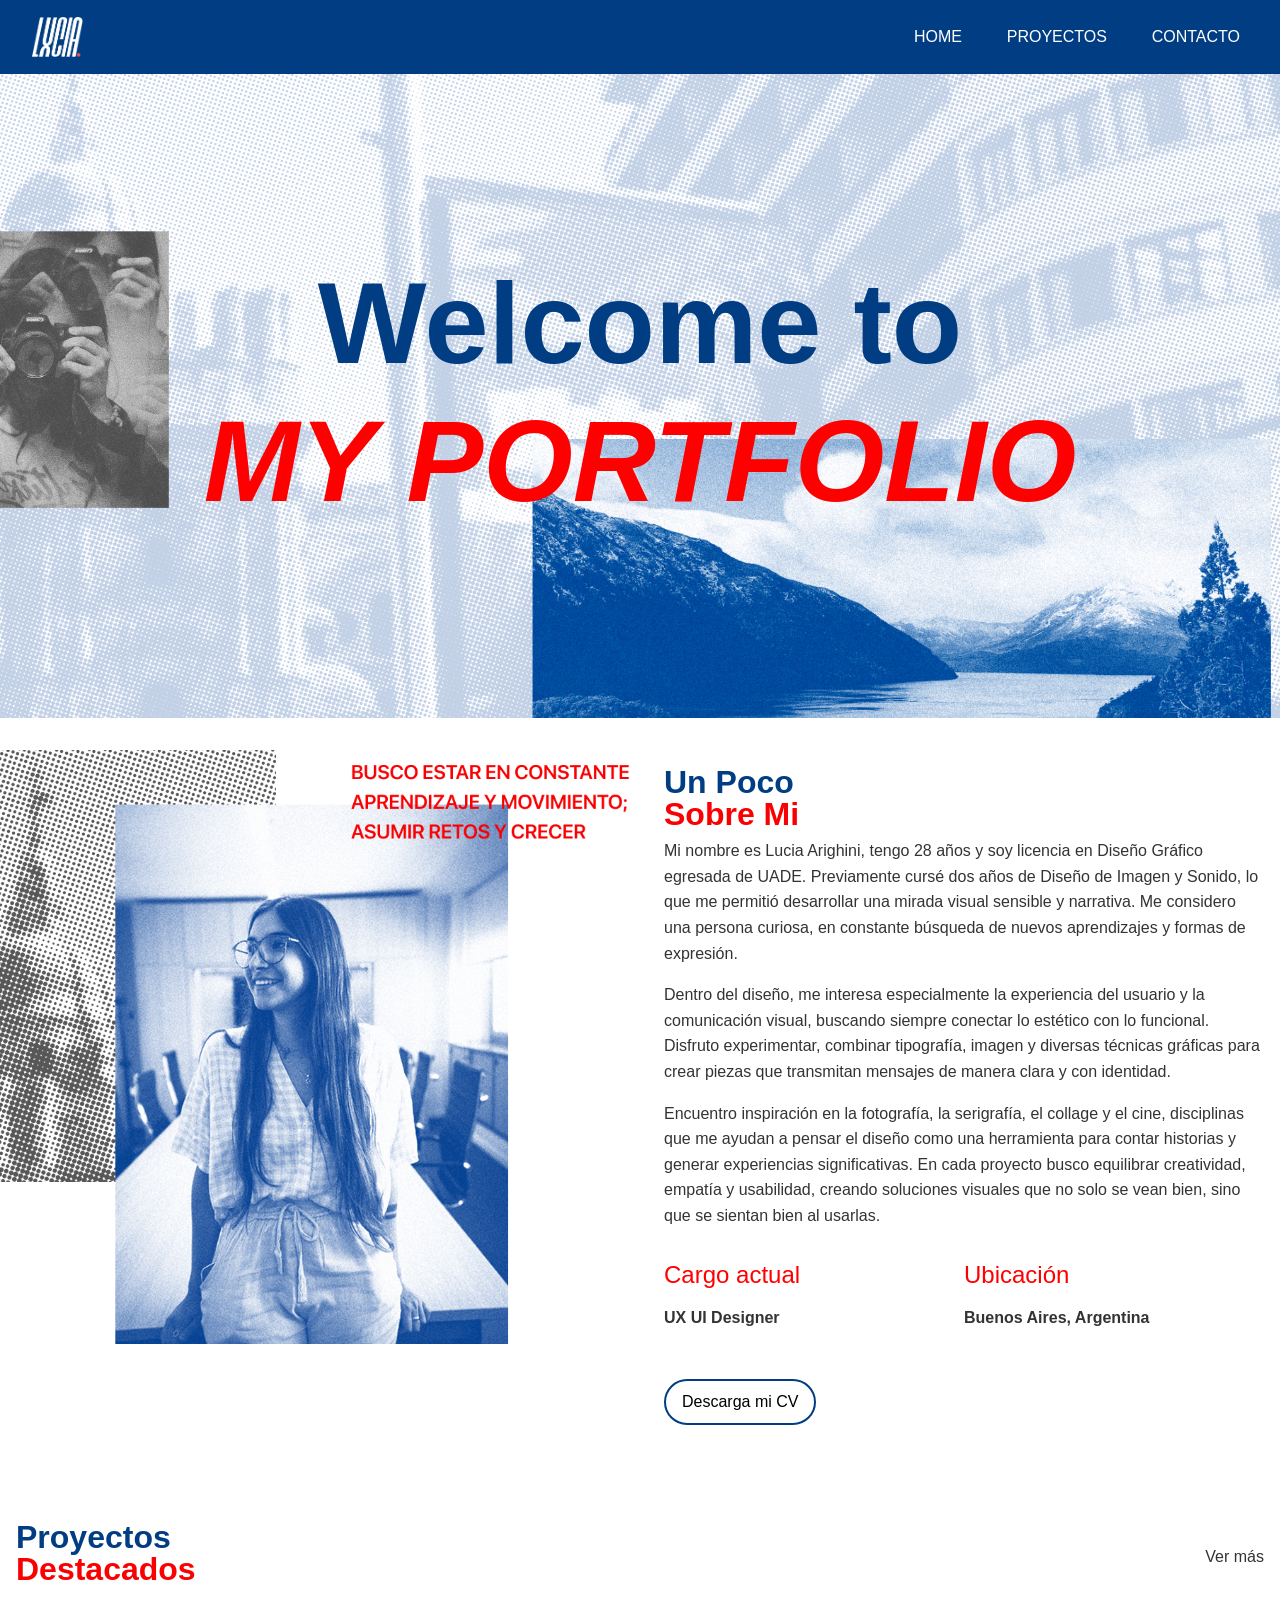
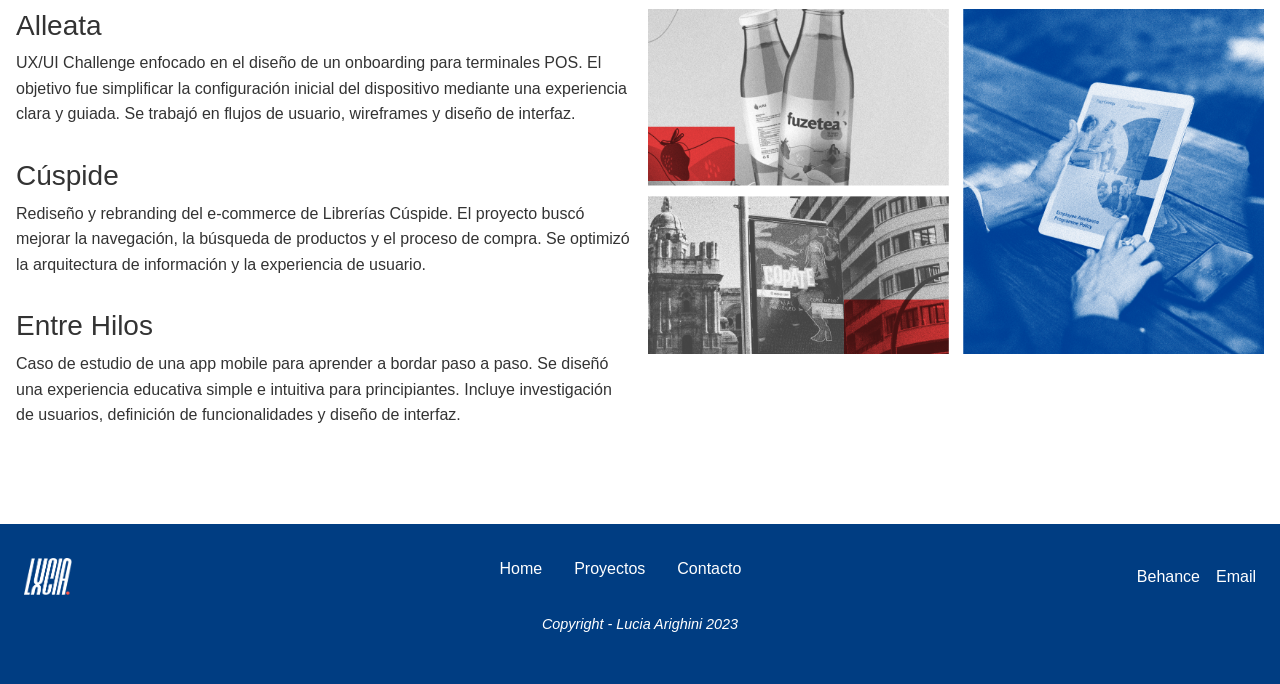
<file: index.html>
<!DOCTYPE html>
<html lang="en">

<head>
    <meta charset="UTF-8">
    <meta name="viewport" content="width=device-width, initial-scale=1.0">

    <title>Lucia Arighini Portfolio</title>

    <link href="https://cdn.jsdelivr.net/npm/bootstrap@5.3.8/dist/css/bootstrap.min.css" rel="stylesheet">
    <link rel="stylesheet" href="css/estilo.css">
</head>

<body>

    <!-- HEADER -->
    <header class="bootstrap-header">

        <nav class="navbar navbar-expand-md">
            <div class="nav-container">

                <a class="navbar-brand" href="index.html">
                    <img src="imagenes/logo.png" alt="Logo Lucia Arighini">
                </a>

                <button
                    class="navbar-toggler"
                    type="button"
                    data-bs-toggle="collapse"
                    data-bs-target="#navbarNav">

                    <span class="navbar-toggler-icon"></span>
                </button>

                <div class="collapse navbar-collapse" id="navbarNav">

                    <ul class="navbar-nav ms-auto">

                        <li class="nav-item">
                            <a class="nav-link" href="/index.html">HOME</a>
                        </li>

                        <li class="nav-item">
                            <a class="nav-link" href="pages/projectos.html">PROYECTOS</a>
                        </li>

                        <li class="nav-item">
                            <a class="nav-link" href="pages/contacto.html">CONTACTO</a>
                        </li>

                    </ul>

                </div>
            </div>
        </nav>

    </header>


    <!-- HERO -->

    <main class="main-index">

        <h1>
            Welcome to
            <span>MY PORTFOLIO</span>
        </h1>

        <div>
            <img src="imagenes/1.gif" alt="Hero image">
        </div>

    </main>


    <!-- SOBRE MI -->

    <article>

        <div class="article-image">
            <img src="imagenes/perfil.png" alt="foto perfil">
        </div>

        <div class="article-content">

            <h2>
                Un Poco
                <br>
                <span>Sobre Mi</span>
            </h2>

            <p>
                Mi nombre es Lucia Arighini, tengo 28 años y soy licencia en Diseño Gráfico egresada de UADE.
                Previamente cursé dos años de Diseño de Imagen y Sonido, lo que me permitió desarrollar una mirada
                visual sensible y narrativa. Me considero una persona curiosa, en constante búsqueda de nuevos
                aprendizajes y formas de expresión.
            </p>

            <p>
                Dentro del diseño, me interesa especialmente la experiencia del usuario y la comunicación visual,
                buscando siempre conectar lo estético con lo funcional. Disfruto experimentar, combinar tipografía,
                imagen y diversas técnicas gráficas para crear piezas que transmitan mensajes de manera clara
                y con identidad.
            </p>

            <p>
                Encuentro inspiración en la fotografía, la serigrafía, el collage y el cine, disciplinas que me ayudan
                a pensar el diseño como una herramienta para contar historias y generar experiencias significativas.
                En cada proyecto busco equilibrar creatividad, empatía y usabilidad, creando soluciones visuales que
                no solo se vean bien, sino que se sientan bien al usarlas.
            </p>

            <div class="bloques">

                <div class="destacado">
                    <h4>Cargo actual</h4>
                    <p>UX UI Designer</p>
                </div>

                <div class="destacado">
                    <h4>Ubicación</h4>
                    <p>Buenos Aires, Argentina</p>
                </div>

            </div>

            <button>Descarga mi CV</button>

        </div>

    </article>


    <!-- PROYECTOS -->

    <section class="section-index">

        <div class="section-title">

            <h2>
                Proyectos
                <br>
                <span>Destacados</span>
            </h2>

            <a href="pages/projectos.html">Ver más</a>

        </div>

        <div class="section-main-container">

            <div class="section-content">

                <div class="project-block">
                    <h3><a href="https://www.behance.net/gallery/243960253/Alleata-UX-Challenge" target="_blank">Alleata</a></h3>
                    <p>
                        UX/UI Challenge enfocado en el diseño de un onboarding para terminales POS.
                        El objetivo fue simplificar la configuración inicial del dispositivo mediante
                        una experiencia clara y guiada. Se trabajó en flujos de usuario, wireframes
                        y diseño de interfaz.
                    </p>
                </div>

                <div class="project-block">
                    <h3><a href="https://www.behance.net/gallery/236271155/Rediseno-Cuspide-UX-UI-Coderhouse" target="_blank">Cúspide</a></h3>
                    <p>
                        Rediseño y rebranding del e-commerce de Librerías Cúspide.
                        El proyecto buscó mejorar la navegación, la búsqueda de productos
                        y el proceso de compra. Se optimizó la arquitectura de información
                        y la experiencia de usuario.
                    </p>
                </div>

                <div class="project-block">
                    <h3><a href="https://www.behance.net/gallery/170767105/Entre-Hilos-Diseno-UXUI-Coderhouse" target="_blank">Entre Hilos</a></h3>
                    <p>
                        Caso de estudio de una app mobile para aprender a bordar paso a paso.
                        Se diseñó una experiencia educativa simple e intuitiva para principiantes.
                        Incluye investigación de usuarios, definición de funcionalidades y diseño
                        de interfaz.
                    </p>
                </div>

            </div>

            <div class="section-image">
                <img src="imagenes/proyectos.png" alt="proyectos">
            </div>

        </div>

    </section>


    <!-- FOOTER -->

    <footer>

        <div class="footer-container">

            <div class="footer-logo">
                <img src="imagenes/logo.png" alt="logo">
            </div>

            <div class="footer-nav">
                <ul>
                    <li><a href="index.html">Home</a></li>
                    <li><a href="pages/projectos.html">Proyectos</a></li>
                    <li><a href="pages/contacto.html">Contacto</a></li>
                </ul>
            </div>

            <div class="footer-contacto">
                <a href="https://www.behance.net/luciaarighinii" target="_blank">Behance</a>
                <a href="mailto:luciaarighini@gmail.com">Email</a>
            </div>

        </div>

        <div class="footer-copy">
            <p>Copyright - Lucia Arighini 2023</p>
        </div>

    </footer>

    <script src="https://cdn.jsdelivr.net/npm/bootstrap@5.3.8/dist/js/bootstrap.bundle.min.js"></script>

</body>

</html>
</file>
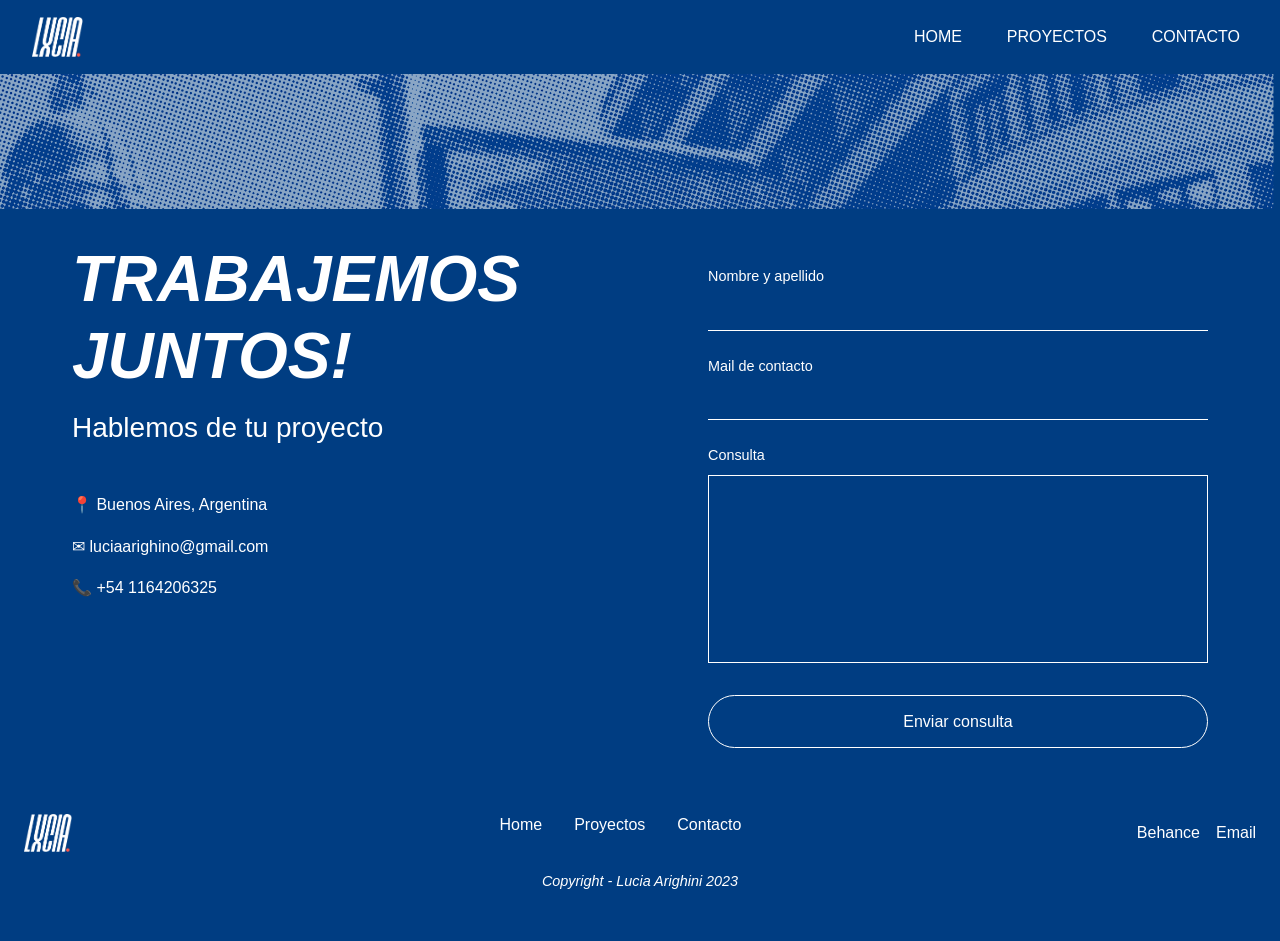
<file: pages/contacto.html>
<!DOCTYPE html>
<html lang="en">
<head>
    <meta charset="UTF-8">
    <meta name="viewport" content="width=device-width, initial-scale=1.0">
    <title>Contacto-lucia Arighini</title>
    <link href="https://cdn.jsdelivr.net/npm/bootstrap@5.3.8/dist/css/bootstrap.min.css" rel="stylesheet">
    <link rel="stylesheet" href="../css/estilo.css">
</head>
<body>

 <!-- header -->
    <header class="bootstrap-header">

<nav class="navbar navbar-expand-md">
<div class="nav-container">

<a class="navbar-brand" href="index.html">
<img src="../imagenes/logo.png" alt="Logo Lucia Arighini">
</a>

<button
class="navbar-toggler"
type="button"
data-bs-toggle="collapse"
data-bs-target="#navbarNav">

<span class="navbar-toggler-icon"></span>
</button>

<div class="collapse navbar-collapse" id="navbarNav">

<ul class="navbar-nav ms-auto">

<li class="nav-item">
<a class="nav-link" href="../index.html">HOME</a>
</li>

<li class="nav-item">
<a class="nav-link" href="projectos.html">PROYECTOS</a>
</li>

<li class="nav-item">
<a class="nav-link" href="contacto.html">CONTACTO</a>
</li>

</ul>

</div>
</div>
</nav>

</header>



   
<!-- Hero Contacto -->
 
<section class="contact-hero">
    <div class="contact-hero-img">
        <img src="../imagenes/banner-contacto.png" alt="banner">
    </div>

    <div class="contact-container">

        <!-- Columna izquierda -->
        <div class="contact-info">
            <h1>TRABAJEMOS<br>JUNTOS!</h1>
            <h3>Hablemos de tu proyecto</h3>

            <div class="info-items">
                <p>📍 Buenos Aires, Argentina</p>
                <p>✉ luciaarighino@gmail.com</p>
                <p>📞 +54 1164206325</p>
            </div>
        </div>

        <!-- Columna derecha -->
        <div class="contact-form">
            <form action="/submit" method="post">

                <label for="nombre">Nombre y apellido</label>
                <input id="nombre" name="nombre" type="text" required>

                <label for="email">Mail de contacto</label>
                <input id="email" name="email" type="email" required>

                <label for="consulta">Consulta</label>
                <textarea id="consulta" name="consulta" rows="6" required></textarea>

                <button type="submit">Enviar consulta</button>

            </form>
        </div>

    </div>

</section>


<!-- Etiqueta footer-->
   <footer>

<div class="footer-container">

<div class="footer-logo">
<img src="../imagenes/logo.png" alt="logo">
</div>

<div class="footer-nav">
<ul>
<li><a href="../index.html">Home</a></li>
<li><a href="projectos.html">Proyectos</a></li>
<li><a href="contacto.html">Contacto</a></li>
</ul>
</div>

<div class="footer-contacto">
<a href="https://www.behance.net/luciaarighinii" target="_blank">Behance</a>
<a href="mailto:luciaarighini@gmail.com">Email</a>
</div>

</div>

<div class="footer-copy">
<p>Copyright - Lucia Arighini 2023</p>
</div>

</footer>

<script src="https://cdn.jsdelivr.net/npm/bootstrap@5.3.8/dist/js/bootstrap.bundle.min.js"></script>

</body>
</html>
</file>
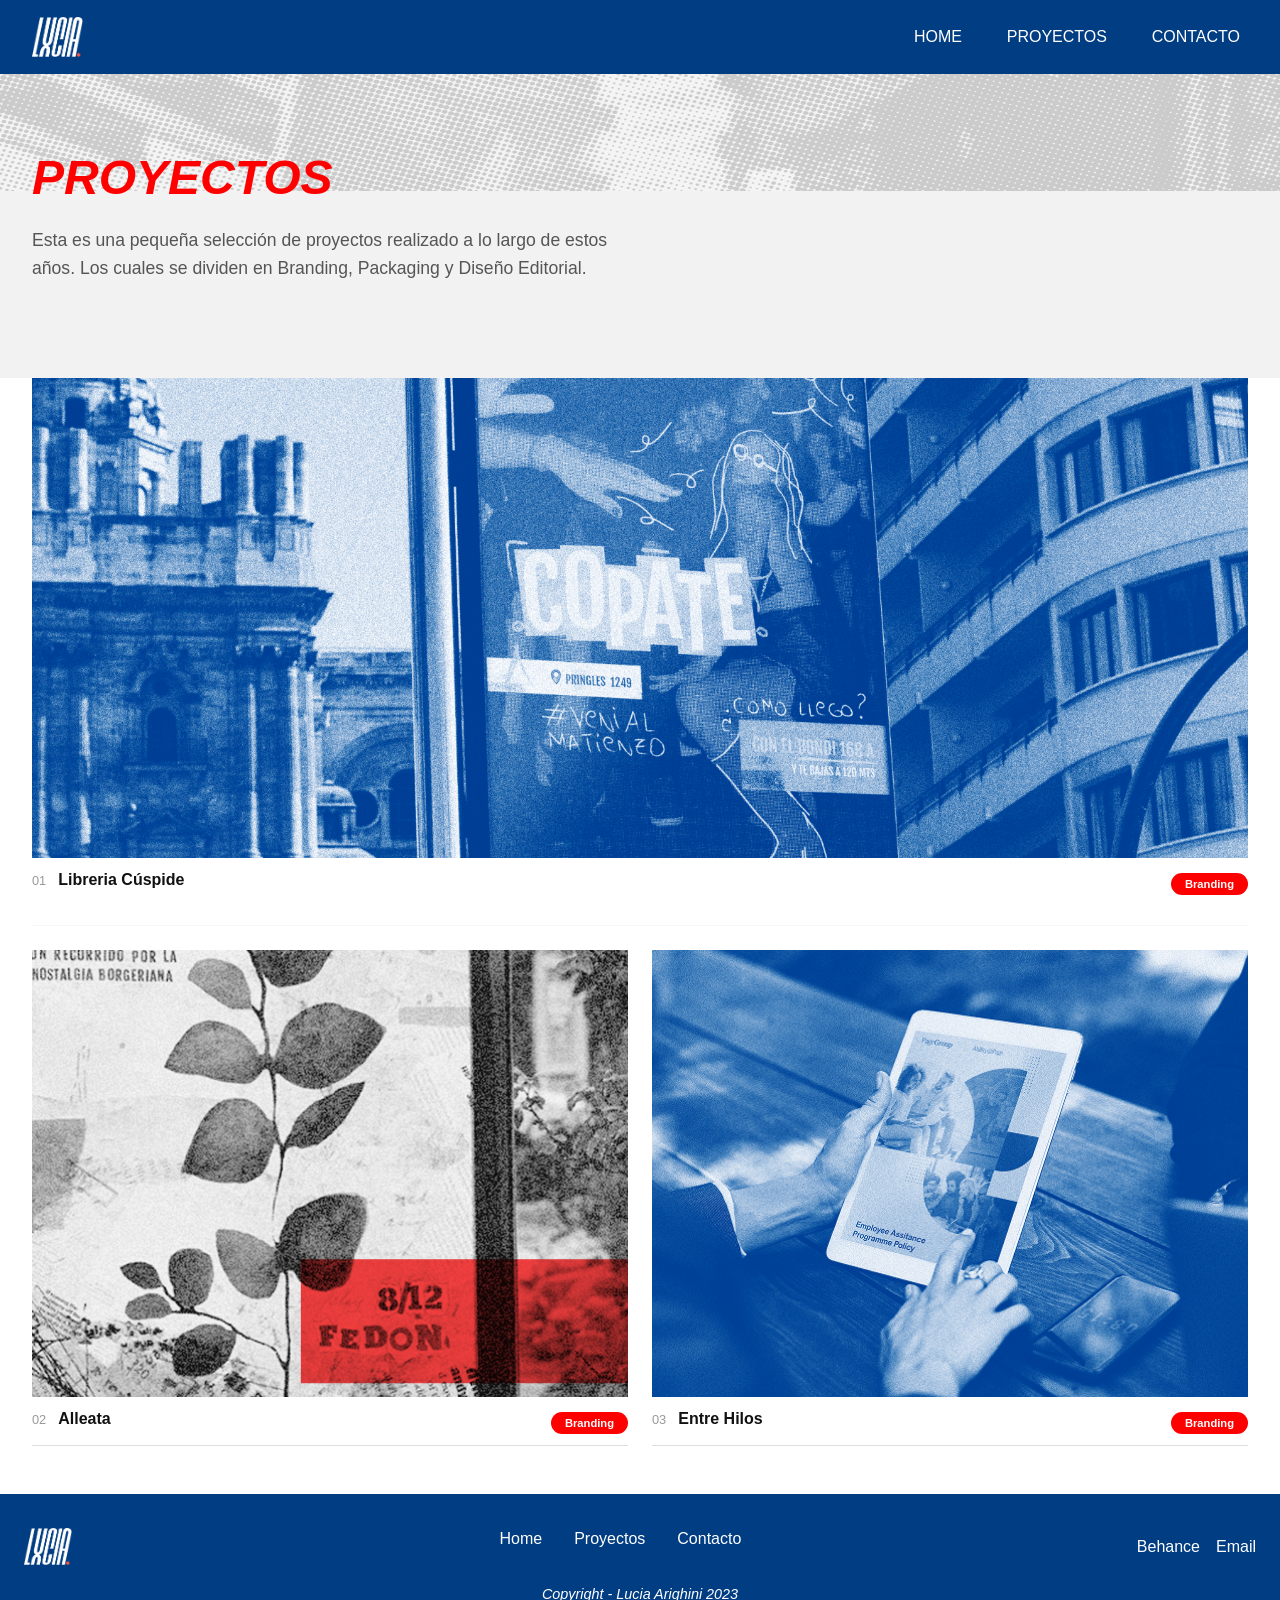
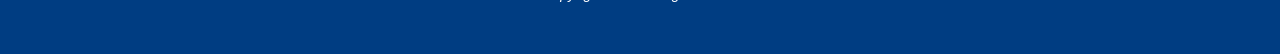
<file: pages/projectos.html>
<!DOCTYPE html>
<html lang="en">
<head>
    <meta charset="UTF-8">
    <meta name="viewport" content="width=device-width, initial-scale=1.0">
    <title>Lucia Arighini Portfolio</title>
    <link href="https://cdn.jsdelivr.net/npm/bootstrap@5.3.8/dist/css/bootstrap.min.css" rel="stylesheet">
    <link rel="stylesheet" href="../css/estilo.css">
</head>
<body>
    

 <!-- header -->
<header class="bootstrap-header">

    <nav class="navbar navbar-expand-md">
        <div class="nav-container">

            <a class="navbar-brand" href="index.html">
            <img src="../imagenes/logo.png" alt="Logo Lucia Arighini">
            </a>

            <button
                class="navbar-toggler"
                type="button"
                data-bs-toggle="collapse"
                data-bs-target="#navbarNav">

                <span class="navbar-toggler-icon"></span>
            </button>

            <div class="collapse navbar-collapse" id="navbarNav">

                <ul class="navbar-nav ms-auto">

                    <li class="nav-item">
                        <a class="nav-link" href="../index.html">HOME</a>
                    </li>

                    <li class="nav-item">
                        <a class="nav-link" href="projectos.html">PROYECTOS</a>
                    </li>

                    <li class="nav-item">
                        <a class="nav-link" href="contacto.html">CONTACTO</a>
                    </li>

                </ul>

            </div>
        </div>
    </nav>

</header>


<!-- Hero Section -->
<section class="hero-proyecto"> 
    <div class="hero-contenido">
        <h1>PROYECTOS</h1>
        <p>
            Esta es una pequeña selección de proyectos realizado a lo largo de estos años.
            Los cuales se dividen en Branding, Packaging y Diseño Editorial.
        </p>
    </div>
</section>


<!-- Main Section -->
<main class="main-proyectos">

    <!-- Proyecto 01 -->
    <div class="proyecto-destacado">
        <img src="../imagenes/copate.png" alt="Club Cultural Matienzo">
        <div class="proyecto-info">
            <div class="proyecto-meta">
                <span class="numero">01</span>
                <h3><a href="https://www.behance.net/gallery/236271155/Rediseno-Cuspide-UX-UI-Coderhouse" target="_blank">Libreria Cúspide</a></h3>
            </div>
            <span class="categoria">Branding</span>
        </div>
    </div>

    <hr>

    <div class="proyectos-grid">

        <!-- Proyecto 03 -->
        <div class="proyecto-item">
            <img src="../imagenes/proyecto-1.png" alt="Michael Page">
            <div class="proyecto-bottom">
                <div class="proyecto-meta">
                    <span class="numero">02</span>
                    <h3><a href="https://www.behance.net/gallery/243960253/Alleata-UX-Challenge" target="_blank">Alleata</a></h3>
                </div>
                <span class="categoria">Branding</span>
            </div>
        </div>

        <!-- Proyecto 04 -->
        <div class="proyecto-item">
            <img src="../imagenes/proyecto-2.png" alt="Fedon">
            <div class="proyecto-bottom">
                <div class="proyecto-meta">
                    <span class="numero">03</span>
                    <h3><a href="https://www.behance.net/gallery/170767105/Entre-Hilos-Diseno-UXUI-Coderhouse" target="_blank">Entre Hilos</a></h3>
                </div>
                <span class="categoria">Branding</span>
            </div>
        </div>

    </div>

</main>

 <!-- FOOTER -->

<footer>

<div class="footer-container">

<div class="footer-logo">
<img src="../imagenes/logo.png" alt="logo">
</div>

<div class="footer-nav">
<ul>
<li><a href="../index.html">Home</a></li>
<li><a href="projectos.html">Proyectos</a></li>
<li><a href="contacto.html">Contacto</a></li>
</ul>
</div>

<div class="footer-contacto">
<a href="https://www.behance.net/luciaarighinii" target="_blank">Behance</a>
<a href="mailto:luciaarighini@gmail.com">Email</a>
</div>

</div>

<div class="footer-copy">
<p>Copyright - Lucia Arighini 2023</p>
</div>

</footer>

<script src="https://cdn.jsdelivr.net/npm/bootstrap@5.3.8/dist/js/bootstrap.bundle.min.js"></script>

</body>
</html>
</file>
<file: css/estilo.css>
* {
    margin: 0;
    padding: 0;
    box-sizing: border-box;
        }

body{
font-family:'Helvetica Neue', Helvetica, Arial, sans-serif;
line-height:1.6;
color:#333;
}

a{
text-decoration:none;
color:inherit;
}


/* INDEX */

/* HEADER */

.nav-container{
width:100%;
display:flex;
align-items:center;
justify-content:space-between;
padding:0 2rem;
}

.bootstrap-header .navbar{
background:#003d82;
padding:.75rem 0;
}

.bootstrap-header .navbar-brand img{
height:2.5rem;
}

.bootstrap-header .nav-link{
color:white;
margin-left:1.8rem;
font-size:1rem;
}

.bootstrap-header .nav-link:hover{
color:#dce8f3;
}

.bootstrap-header .navbar-toggler{
border:none;
}

.bootstrap-header .navbar-toggler-icon{
filter:invert(1);
}


/* HERO */

.main-index{ 
display: flex;
align-items: center; 
justify-content: center; 
line-height: 10vw; 
margin-bottom: 2rem; 
}

.main-index h1{
position:absolute;
text-align:center;
font-size: clamp(2rem, 9vw, 8rem);
font-weight: bolder;
color:#003d82;
}

.main-index span{
color:#ff0000;
font-style:italic;
display:block;
}

.main-index img{
width:100%;
}


/* ARTICLE */

article{
display:grid;
grid-template-columns:1fr 1fr;
gap:1rem;
margin-bottom:4rem;
}

.article-image img{
width:100%;
}

.article-content{
padding:1rem;
}

h2{
color:#003d82;
font-size:2rem;
font-weight: bold;
line-height:1;
margin-bottom:.5rem;
}

h2 span{
color:#FB0002;
}

.bloques{
display:grid;
grid-template-columns:1fr 1fr;
margin:2rem 0;
}

.destacado{
display:flex;
flex-direction:column;
gap:.5rem;
}

.destacado h4{
color:#ff0000;
}

.destacado p{
font-weight:bold;
}

article button{
border-radius:24px;
border:2px solid #003d82;
padding:.5rem 1rem;
background:transparent;
cursor:pointer;
}


/* PROYECTOS */

.section-index{
padding:1rem;
margin-bottom:3rem;
}

.section-title{
display:flex;
justify-content:space-between;
align-items:center;
margin-bottom: 1rem;
}

.section-main-container{
display:grid;
grid-template-columns:1fr 1fr;
gap:1rem;
}

.section-image img{
width:100%;
}

.project-block{
padding-bottom:1rem;
}


/* FOOTER */

footer{
background:#003d82;
color:white;
padding:2rem 1.5rem;
}

.footer-container{
display:flex;
justify-content:space-between;
align-items:center;
gap:2rem;
}

.footer-logo img{
width:3rem;
}

.footer-nav ul{
display:flex;
gap:2rem;
list-style:none;
}

.footer-contacto{
display:flex;
gap:1rem;
}

.footer-contacto a,
.footer-nav a{
color:white;
}

.footer-copy{
text-align:center;
margin-top:1rem;
font-size:.9rem;
font-style:italic;
}


/* MOBILE */

@media(max-width:768px){

article{
grid-template-columns:1fr;
}

main div img{
width:100%;
height:70vh;
object-fit:cover;
}

.section-main-container{
grid-template-columns:1fr;
}

.main-index h1{
font-size: clamp(1rem, 12vw, 6rem);
}

.article-image img{
padding-right:1rem;
}

.bloques{
grid-template-columns:1fr;
}

.footer-container{
flex-direction:column;
text-align:center;
}

.navbar-nav{
text-align:center;
margin-top:1rem;
}

.navbar-nav .nav-link{
margin-left:0;
}

}


/* MEDIA QUERY TABLET */
@media (min-width: 768px) and (max-width: 1023px) {

  /* ARTICLE */
  article {
    grid-template-columns: 1fr;
  }

  .bloques {
    grid-template-columns: 1fr 1fr;
  }

  /* PROYECTOS */
  .section-main-conteiner {
    grid-template-columns: 1fr;
  }

  /* FOOTER */
  .footer-conteiner {
    flex-wrap: wrap;
    gap: 2rem;
  }
}






/* HOJA DE PROJECTOS */

/* Hero section - proyectos */
.hero-proyecto {
    position: relative;
    padding: 5rem 2rem;
    background-color: #f2f2f2;
    background-image: url('../imagenes/banner-proyectos.png');
    background-repeat: no-repeat;
    background-position: top center;
    background-size: 100% 13vh;
    object-fit: cover;
}

.hero-contenido {
    max-width: 600px;
}

.hero-proyecto h1 {
    font-size: 3rem;
    font-weight: 800;
    font-style: italic;
    color: #ff0000;
    margin-bottom: 1.5rem;
    line-height: 1;
}

.hero-proyecto p {
    font-size: 1.1rem;
    color: #555;
    line-height: 1.6;
}



/* Main - Proyectos */

.main-proyectos {
    display: block;
    position: static;
    line-height: normal;
    padding: 0 2rem;
    margin-bottom: 3rem;
    overflow: hidden;
}

  
.proyecto-destacado img {
    width: 100%;
    display: block;
    object-fit: cover;
    max-height: 480px;
}

.proyecto-info {
    display: flex;
    align-items: center;
    justify-content: space-between;
    padding: 0.75rem 0;
}

.proyecto-meta {
    display: flex;
    align-items: last baseline;
    gap: 0.75rem;
}

.proyecto-info h3,
.proyecto-bottom h3 {
    font-size: 1rem;
    font-weight: 700;
    color: #111;
}

.numero {
    font-size: 0.8rem;
    color: #999;
    font-weight: 400;
    flex-shrink: 0;
}

.categoria {
    background-color: #FF0000;
    color: white;
    font-size: 0.7rem;
    font-weight: 600;
    padding: 5px 14px;
    border-radius: 20px;
    white-space: nowrap;
}

hr {
    border: none;
    border-top: 1px solid #ddd;
    margin-bottom: 1.5rem;
}


/* Proyectos */

.proyectos-grid {
    display: grid;
    grid-template-columns: 1fr 1fr;
    gap: 1.5rem;
}

.proyecto-item {
    min-width: 0;
    overflow: hidden;
}

.proyecto-item img {
    width: 100%;
    display: block;
    object-fit: cover;
    aspect-ratio: 4 / 3;
}

.proyecto-bottom {
    display: flex;
    align-items: center;
    justify-content: space-between;
    padding: 0.75rem 0 0.5rem;
    border-bottom: 1px solid #ddd;
}

/* RESPONSIVE MOBILE - PROYECTOS */
@media (max-width: 767px) {

    .hero-proyecto {
        background-size: 100% 12vh;
        padding: 3.5rem 1.5rem;
    }


    main {
        padding: 0;
    }

    .proyectos-grid {
        grid-template-columns: 1fr;
        gap: 1rem;
    }

    .proyecto-destacado img,
    .proyecto-item img {
        aspect-ratio: 4 / 3;
        max-height: none;
    }
}


/* RESPONSIVE TABLET - PROYECTOS */

@media (min-width: 768px) and (max-width: 1023px) {

    .proyectos-grid {
        grid-template-columns: 1fr 1fr;
    }

    .hero-proyecto {
        background-size: 100% 9vh;
        padding: 4rem 2rem;
    }
}






/* PAGINA CONTACTO*/

.contact-hero {
    position: relative;
    background-color: #003d82;
    color: white;
    overflow: hidden;
}

.contact-hero-img img {
    width: 100%;
    height: 15vh; 
    object-fit: cover;
    display: block;
}

.contact-container {
    max-width: 1200px;
    margin: auto;
    display: flex;
    justify-content: space-between;
    gap: 4rem;
    padding: 2rem;
}

/* LEFT */

.contact-info h1 {
    font-size: 4rem;
    font-weight: 800;
    font-style: italic;
    margin-bottom: 1rem;
}

.contact-info h3 {
    font-weight: 400;
    margin-bottom: 3rem;
}

.info-items p {
    margin-bottom: 1rem;
    font-size: 1rem;
}

/* RIGHT - FORM */

.contact-form {
    width: 100%;
    max-width: 500px;
}

.contact-form form {
    display: flex;
    flex-direction: column;
}

.contact-form label {
    margin-top: 1.5rem;
    font-size: 0.9rem;
}

.contact-form input,
.contact-form textarea {
    background: transparent;
    border: none;
    border-bottom: 1px solid white;
    padding: 0.5rem 0;
    color: white;
    font-size: 1rem;
}

.contact-form textarea {
    border: 1px solid white;
    margin-top: 0.5rem;
    padding: 1rem;
    resize: none;
}

.contact-form button {
    margin-top: 2rem;
    padding: 0.8rem;
    border-radius: 30px;
    border: 1px solid white;
    background: transparent;
    color: white;
    cursor: pointer;
    transition: 0.3s;
}

.contact-form button:hover {
    background: white;
    color: #0d4f8b;
}
</file>
